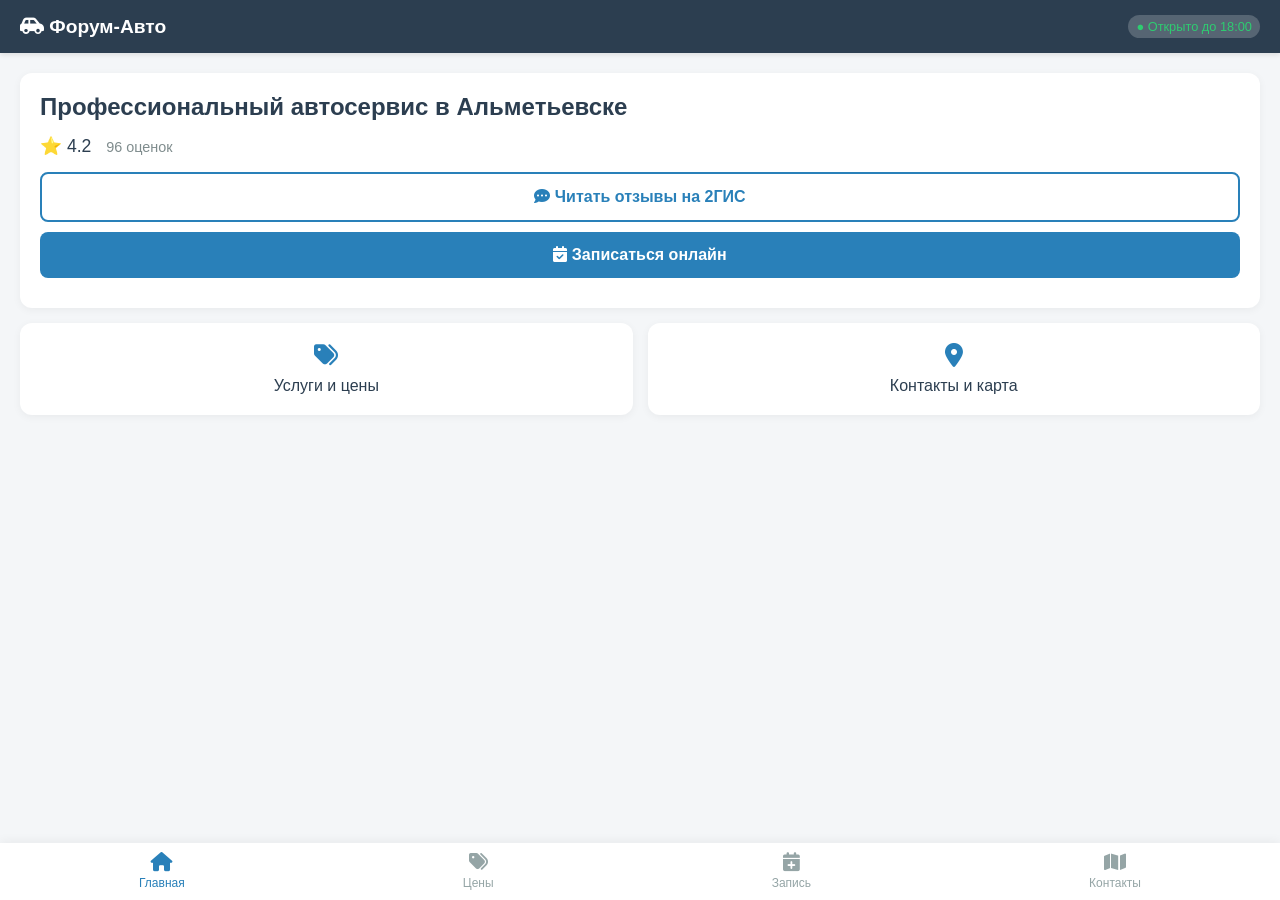
<file: index.html>
<!DOCTYPE html>
<html lang="ru">
<head>
    <meta charset="UTF-8">
    <meta name="viewport" content="width=device-width, initial-scale=1.0, maximum-scale=1.0, user-scalable=no">
    <title>Форум-Авто | Запись онлайн</title>
    <link rel="manifest" href="manifest.json">
    <meta name="theme-color" content="#2c3e50">
    <link rel="stylesheet" href="style.css">
    <!-- Иконки -->
    <link rel="stylesheet" href="https://cdnjs.cloudflare.com/ajax/libs/font-awesome/6.4.0/css/all.min.css">
</head>
<body>

    <!-- Шапка -->
    <header class="app-header">
        <div class="logo">
            <i class="fa-solid fa-car-side"></i> Форум-Авто
        </div>
        <div class="status" id="workStatus">Проверка статуса...</div>
    </header>

    <!-- Основной контент -->
    <main id="mainContent">
        
        <!-- Экран 1: Главная -->
        <section id="screen-home" class="screen active">
            <div class="hero-card">
                <h2>Профессиональный автосервис в Альметьевске</h2>
                <div class="rating-block">
                    <span class="stars">⭐ 4.2</span>
                    <span class="reviews-count">96 оценок</span>
                </div>
                <a href="https://2gis.ru/almetevsk/firm/70000001037143884/tab/reviews" target="_blank" class="btn btn-outline">
                    <i class="fa-solid fa-comment-dots"></i> Читать отзывы на 2ГИС
                </a>
                <button class="btn btn-primary" onclick="showScreen('screen-booking')">
                    <i class="fa-solid fa-calendar-check"></i> Записаться онлайн
                </button>
            </div>

            <div class="info-cards">
                <div class="info-card" onclick="showScreen('screen-prices')">
                    <i class="fa-solid fa-tags"></i>
                    <span>Услуги и цены</span>
                </div>
                <div class="info-card" onclick="showScreen('screen-contacts')">
                    <i class="fa-solid fa-location-dot"></i>
                    <span>Контакты и карта</span>
                </div>
            </div>
        </section>

        <!-- Экран 2: Цены -->
        <section id="screen-prices" class="screen">
            <h3><i class="fa-solid fa-list-check"></i> Наши услуги</h3>
            <div class="price-list">
                <div class="price-item">
                    <div class="price-name">Сход-развал (3D стенд)</div>
                    <div class="price-details">Длительность: ~1.5 часа</div>
                    <div class="price-value">от 1 500 ₽</div>
                </div>
                <div class="price-item">
                    <div class="price-name">Замена масла</div>
                    <div class="price-details">Длительность: ~1 час</div>
                    <div class="price-value">1 000 ₽</div>
                </div>
                <div class="price-item">
                    <div class="price-name">Диагностика ходовой</div>
                    <div class="price-details">Длительность: ~1 час</div>
                    <div class="price-value">от 500 ₽</div>
                </div>
            </div>
            <button class="btn btn-primary full-width" onclick="showScreen('screen-booking')">Записаться</button>
        </section>

        <!-- Экран 3: Запись (Пошаговая) -->
        <section id="screen-booking" class="screen">
            <h3>Онлайн-запись</h3>
            
            <div class="form-step" id="step1">
                <label>1. Выберите услугу:</label>
                <select id="serviceSelect" class="form-input" onchange="updateTimeSlots()">
                    <option value="Сход-развал (3D стенд)">Сход-развал (3D стенд) — 1.5 ч</option>
                    <option value="Замена масла">Замена масла — 1 ч</option>
                    <option value="Диагностика ходовой">Диагностика ходовой — 1 ч</option>
                </select>
            </div>

            <div class="form-step" id="step2">
                <label>2. Ваш автомобиль:</label>
                <input type="text" id="carModel" class="form-input" placeholder="Например: Kia Rio, 2020">
            </div>

            <div class="form-step" id="step3">
                <label>3. Дата и время:</label>
                <input type="date" id="bookingDate" class="form-input" onchange="updateTimeSlots()">
                <div id="timeSlotsContainer" class="time-slots">
                    <!-- Слоты генерируются JS -->
                </div>
                <input type="hidden" id="selectedTime">
            </div>

            <div class="form-step" id="step4">
                <label>4. Ваши контакты:</label>
                <input type="text" id="clientName" class="form-input" placeholder="Ваше имя">
                <input type="tel" id="clientPhone" class="form-input" placeholder="+7 (___) ___-__-__">
            </div>

            <button class="btn btn-primary full-width" onclick="submitBooking()">Отправить заявку на запись</button>
<p class="form-note">⚠️ Это предварительная заявка. Мастер получит уведомление и свяжется с вами для точного подтверждения времени.</p>
        </section>

        <!-- Экран 4: Контакты -->
        <section id="screen-contacts" class="screen">
            <h3><i class="fa-solid fa-address-card"></i> Контакты</h3>
            <div class="contact-block">
                <p><i class="fa-solid fa-location-dot"></i> г. Альметьевск, ул. Защитников Отечества, 16Б (1 этаж)</p>
                <p><i class="fa-solid fa-phone"></i> <a href="tel:+79874099185">+7 (987) 409-91-85</a></p>
                <p><i class="fa-solid fa-clock"></i> Пн-Пт: 08:00-18:00<br>Сб: 08:00-17:00<br>Вс: 08:00-16:00</p>
            </div>
            <div class="action-buttons">
                <a href="https://wa.me/79874099185" class="btn btn-whatsapp"><i class="fa-brands fa-whatsapp"></i> WhatsApp</a>
                <a href="https://t.me/+79874099185" class="btn btn-telegram"><i class="fa-brands fa-telegram"></i> Telegram</a>
            </div>
            <!-- Вставка карты 2GIS (iframe) -->
            <div class="map-container">
                <iframe src="https://widgets.2gis.com/widget?type=firms&firmId=70000001037143884&theme=light" width="100%" height="300" frameborder="0"></iframe>
            </div>
        </section>

    </main>

    <!-- Нижняя навигация -->
    <nav class="bottom-nav">
        <button onclick="showScreen('screen-home')" class="nav-btn active"><i class="fa-solid fa-house"></i><span>Главная</span></button>
        <button onclick="showScreen('screen-prices')" class="nav-btn"><i class="fa-solid fa-tags"></i><span>Цены</span></button>
        <button onclick="showScreen('screen-booking')" class="nav-btn"><i class="fa-solid fa-calendar-plus"></i><span>Запись</span></button>
        <button onclick="showScreen('screen-contacts')" class="nav-btn"><i class="fa-solid fa-map"></i><span>Контакты</span></button>
    </nav>

    <script src="script.js"></script>
</body>
</html>
</file>
<file: style.css>
:root {
    --primary: #2c3e50;       /* Темно-синий/грифельный */
    --secondary: #34495e;     /* Светлее для фона элементов */
    --accent: #2980b9;        /* Спокойный синий для кнопок */
    --bg: #f4f6f8;            /* Светло-серый фон */
    --white: #ffffff;
    --text: #2c3e50;
    --success: #27ae60;
}

* { box-sizing: border-box; margin: 0; padding: 0; font-family: -apple-system, BlinkMacSystemFont, "Segoe UI", Roboto, Helvetica, Arial, sans-serif; }
body { background-color: var(--bg); color: var(--text); padding-bottom: 70px; }

/* Шапка */
.app-header { background: var(--primary); color: var(--white); padding: 15px 20px; display: flex; justify-content: space-between; align-items: center; position: sticky; top: 0; z-index: 100; box-shadow: 0 2px 5px rgba(0,0,0,0.1); }
.logo { font-size: 1.2rem; font-weight: bold; }
.status { font-size: 0.8rem; background: rgba(255,255,255,0.2); padding: 4px 8px; border-radius: 12px; }

/* Экраны */
.screen { display: none; padding: 20px; animation: fadeIn 0.3s ease; }
.screen.active { display: block; }
@keyframes fadeIn { from { opacity: 0; transform: translateY(10px); } to { opacity: 1; transform: translateY(0); } }

h3 { margin-bottom: 15px; color: var(--primary); border-bottom: 2px solid var(--accent); padding-bottom: 5px; display: inline-block; }

/* Карточки */
.hero-card, .info-card, .price-item, .contact-block { background: var(--white); border-radius: 12px; padding: 20px; margin-bottom: 15px; box-shadow: 0 2px 8px rgba(0,0,0,0.05); }
.info-cards { display: grid; grid-template-columns: 1fr 1fr; gap: 15px; }
.info-card { text-align: center; cursor: pointer; transition: transform 0.2s; }
.info-card:active { transform: scale(0.98); }
.info-card i { font-size: 1.5rem; color: var(--accent); margin-bottom: 10px; display: block; }

/* Рейтинги и кнопки */
.rating-block { margin: 15px 0; font-size: 1.1rem; }
.reviews-count { color: #7f8c8d; font-size: 0.9rem; margin-left: 10px; }
.btn { display: block; width: 100%; padding: 14px; border: none; border-radius: 8px; font-size: 1rem; font-weight: 600; text-align: center; text-decoration: none; cursor: pointer; margin-bottom: 10px; transition: background 0.2s; }
.btn-primary { background: var(--accent); color: var(--white); }
.btn-primary:active { background: #1f6391; }
.btn-outline { background: transparent; border: 2px solid var(--accent); color: var(--accent); }
.btn-whatsapp { background: #25D366; color: white; }
.btn-telegram { background: #0088cc; color: white; }
.action-buttons { display: grid; grid-template-columns: 1fr 1fr; gap: 10px; }

/* Прайс */
.price-item { display: flex; flex-direction: column; }
.price-name { font-weight: bold; font-size: 1.05rem; }
.price-details { font-size: 0.85rem; color: #7f8c8d; margin: 4px 0; }
.price-value { font-size: 1.2rem; color: var(--accent); font-weight: bold; margin-top: auto; }

/* Формы */
.form-step { margin-bottom: 20px; }
.form-step label { display: block; font-weight: 600; margin-bottom: 8px; font-size: 0.95rem; }
.form-input { width: 100%; padding: 12px; border: 1px solid #bdc3c7; border-radius: 8px; font-size: 1rem; background: var(--white); }
.form-input:focus { outline: none; border-color: var(--accent); }
.time-slots { display: grid; grid-template-columns: repeat(3, 1fr); gap: 10px; margin-top: 10px; }
.time-slot { padding: 10px; background: var(--white); border: 1px solid #bdc3c7; border-radius: 6px; text-align: center; cursor: pointer; }
.time-slot.selected { background: var(--accent); color: white; border-color: var(--accent); }
.form-note { font-size: 0.8rem; color: #7f8c8d; text-align: center; margin-top: 15px; }

/* Карта */
.map-container { border-radius: 12px; overflow: hidden; margin-top: 15px; box-shadow: 0 2px 8px rgba(0,0,0,0.05); }

/* Нижняя навигация */
.bottom-nav { position: fixed; bottom: 0; left: 0; right: 0; background: var(--white); display: flex; justify-content: space-around; padding: 10px 0; box-shadow: 0 -2px 10px rgba(0,0,0,0.05); z-index: 100; }
.nav-btn { background: none; border: none; color: #95a5a6; display: flex; flex-direction: column; align-items: center; font-size: 0.75rem; cursor: pointer; }
.nav-btn i { font-size: 1.2rem; margin-bottom: 4px; }
.nav-btn.active { color: var(--accent); }

/* Стили для слотов времени */
.time-slots {
    display: grid;
    grid-template-columns: repeat(auto-fill, minmax(80px, 1fr));
    gap: 10px;
    margin-top: 10px;
    margin-bottom: 20px;
}

.time-slot-btn {
    padding: 12px;
    border: 2px solid #3498db;
    background: white;
    color: #3498db;
    border-radius: 8px;
    font-weight: bold;
    cursor: pointer;
    transition: all 0.2s;
}

.time-slot-btn.selected {
    background: #3498db;
    color: white;
    box-shadow: 0 4px 10px rgba(52, 152, 219, 0.3);
}

.no-slots {
    color: #e74c3c;
    font-weight: bold;
    text-align: center;
    padding: 20px;
    background: #fdf2f2;
    border-radius: 8px;
}
</file>
